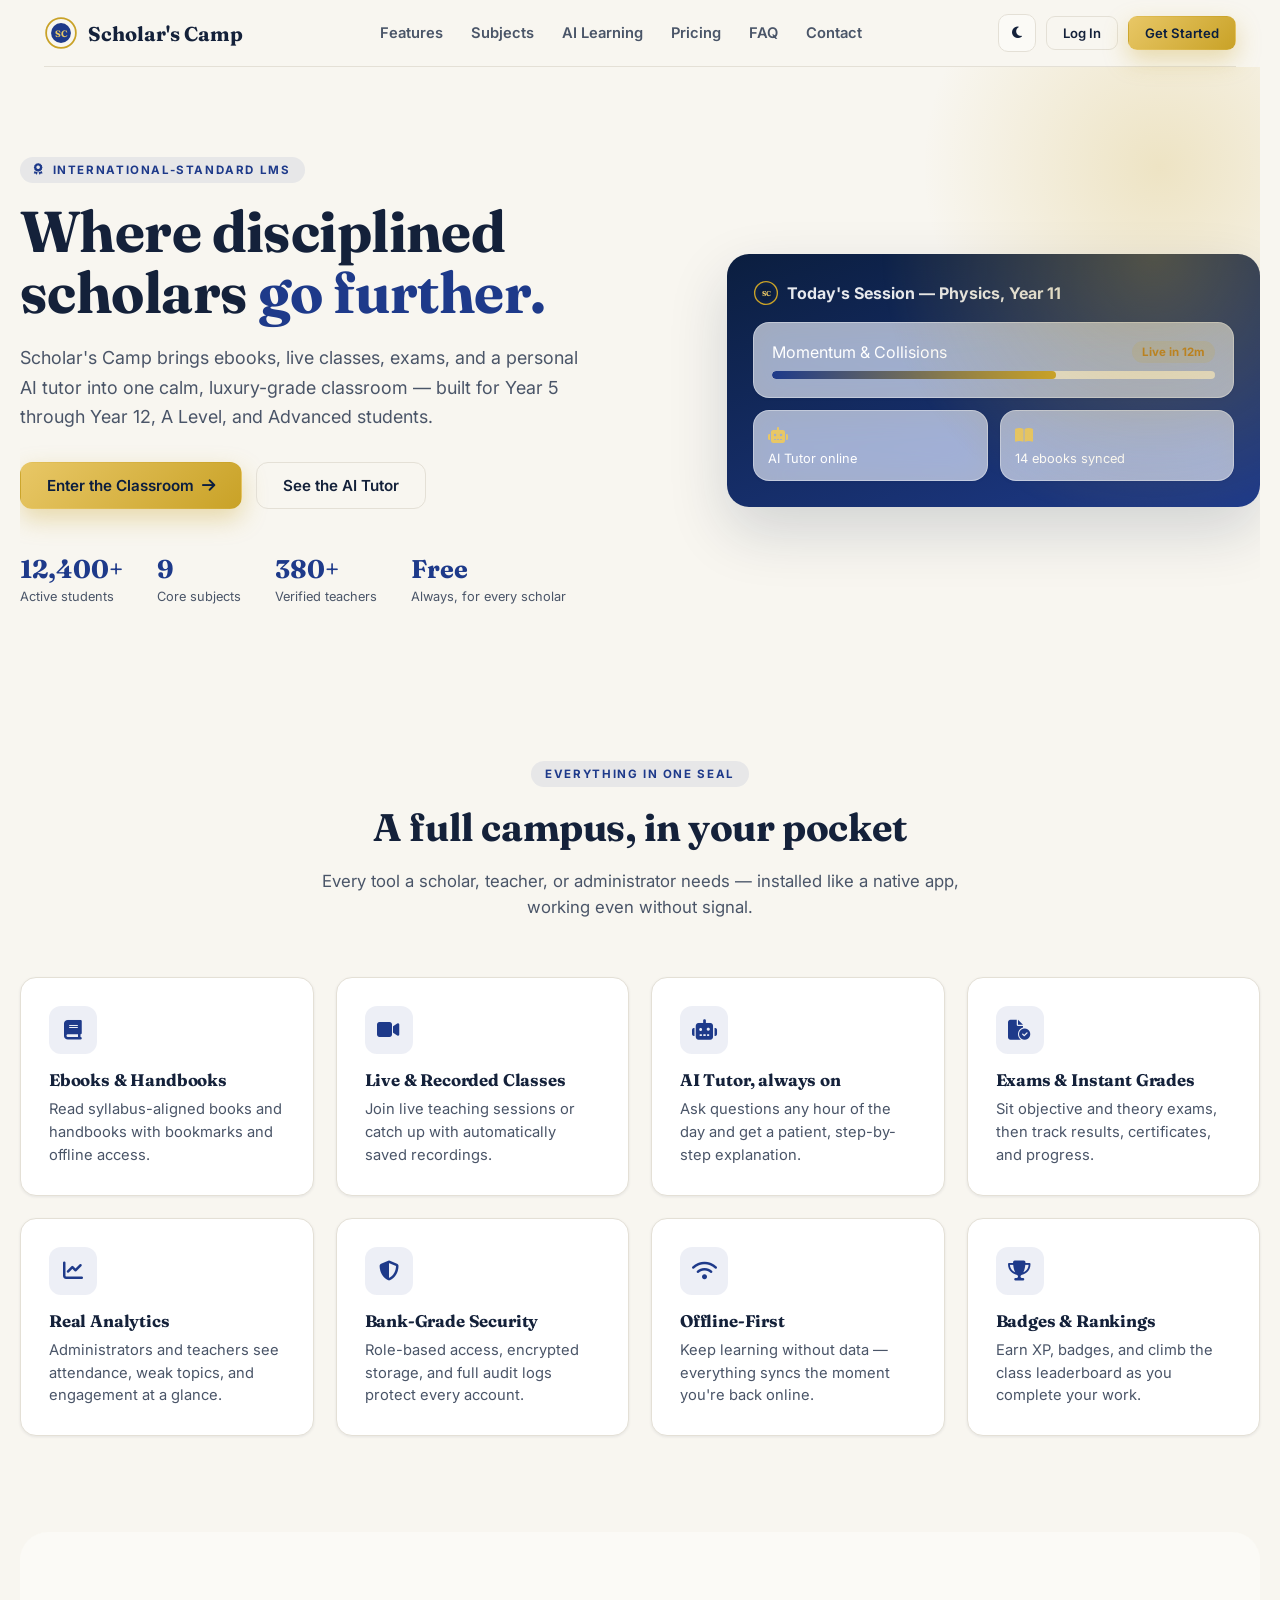
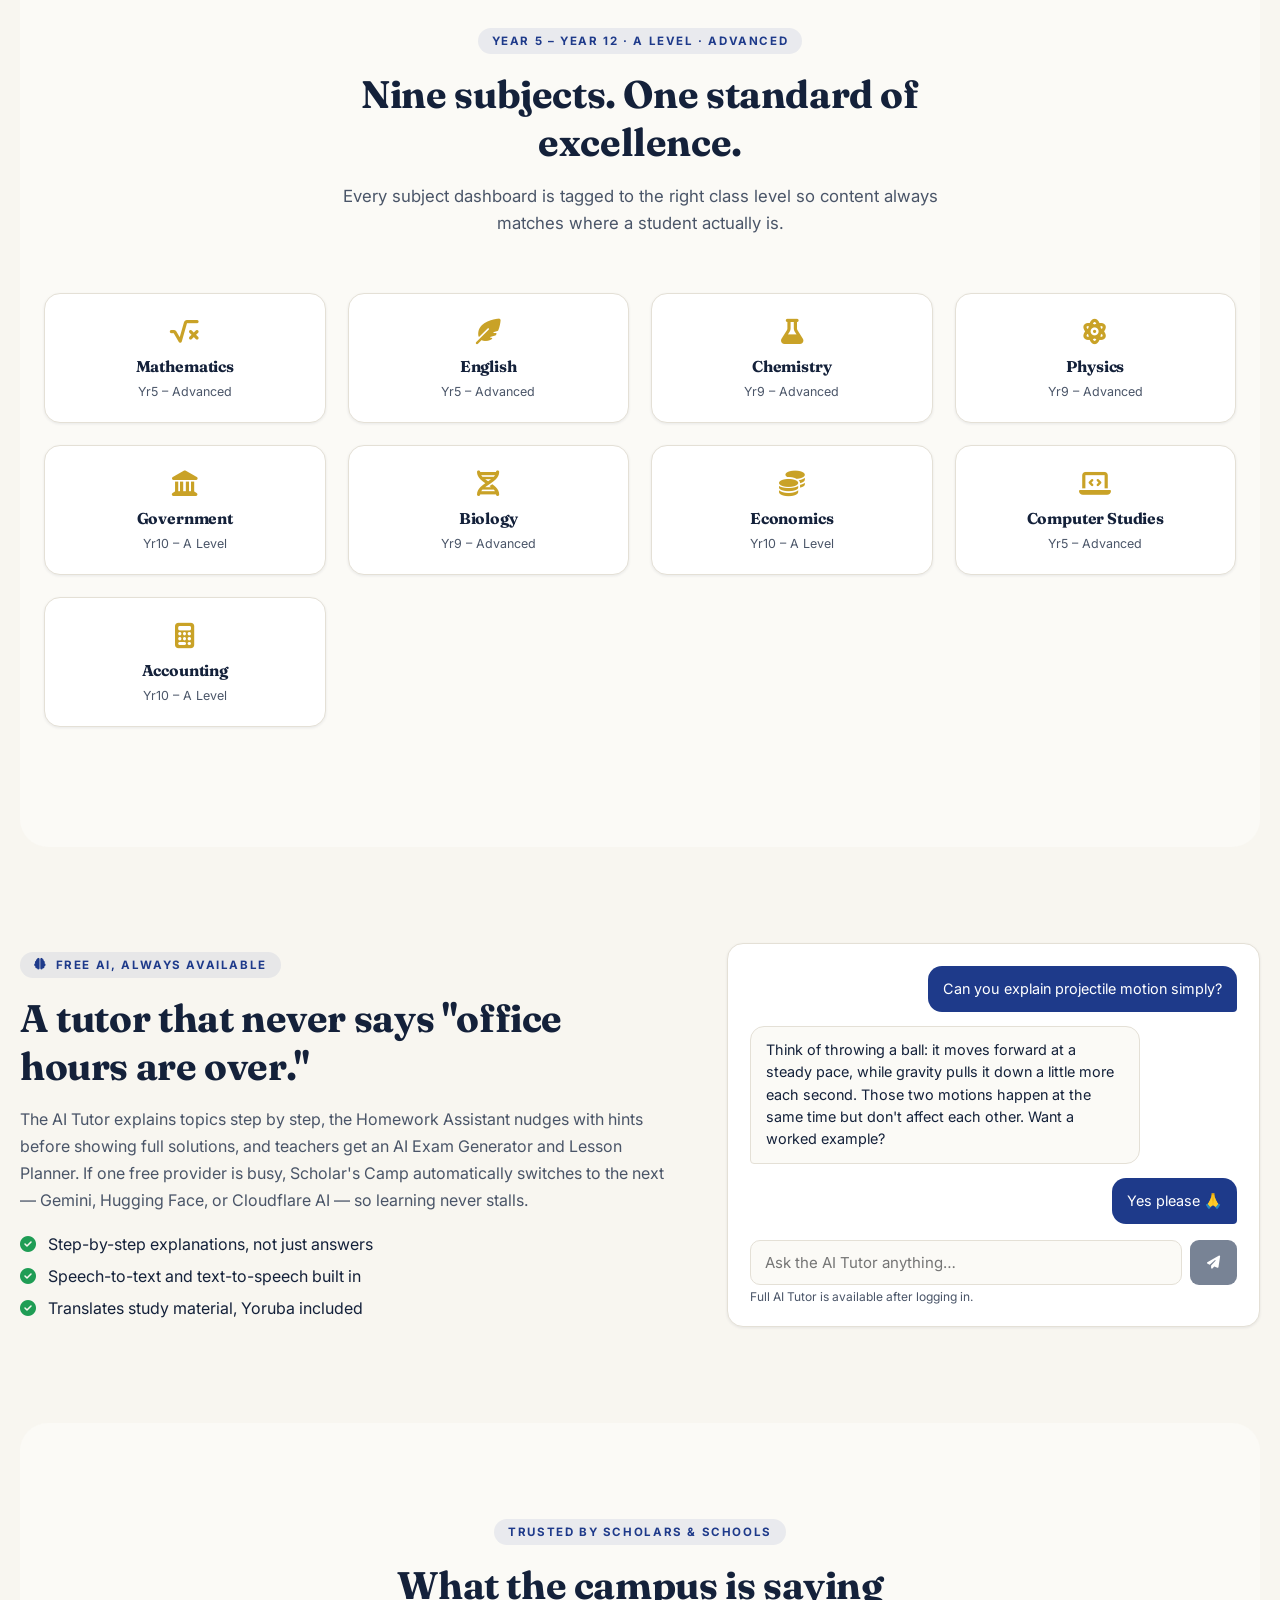
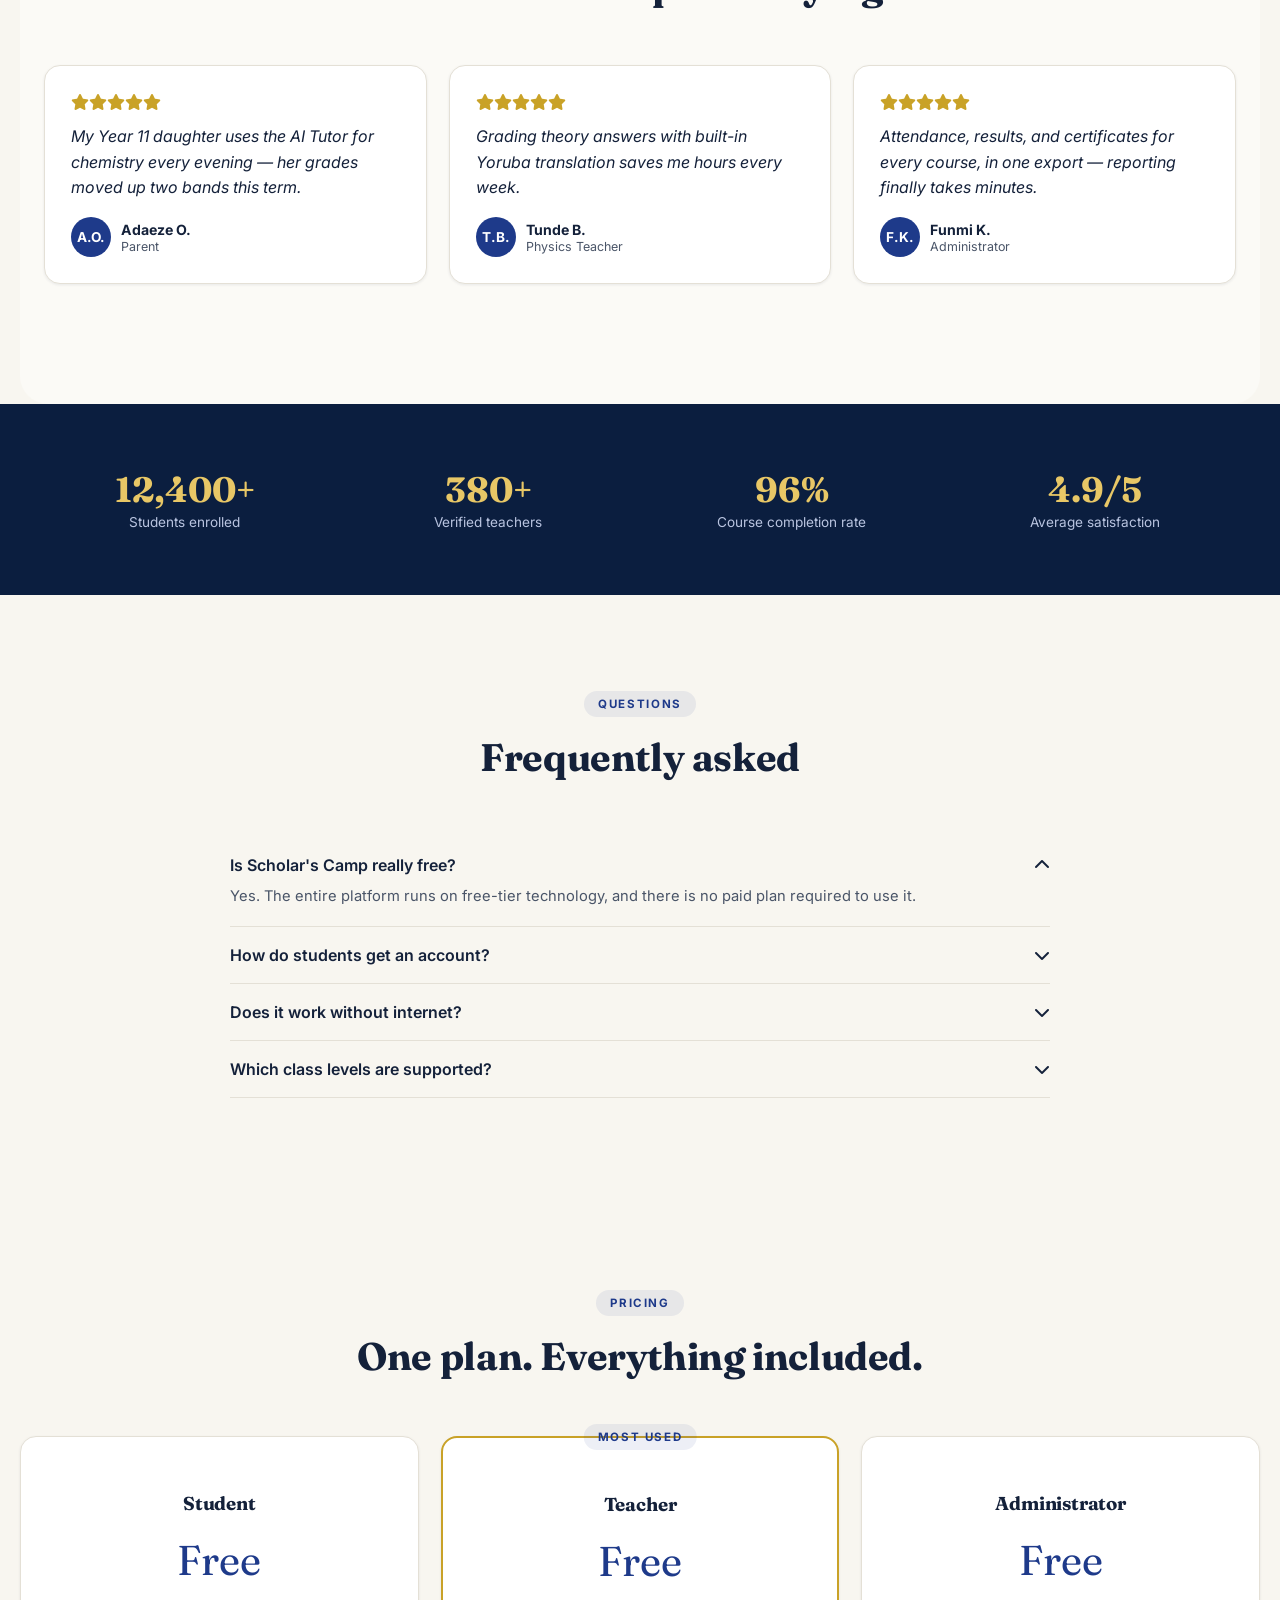
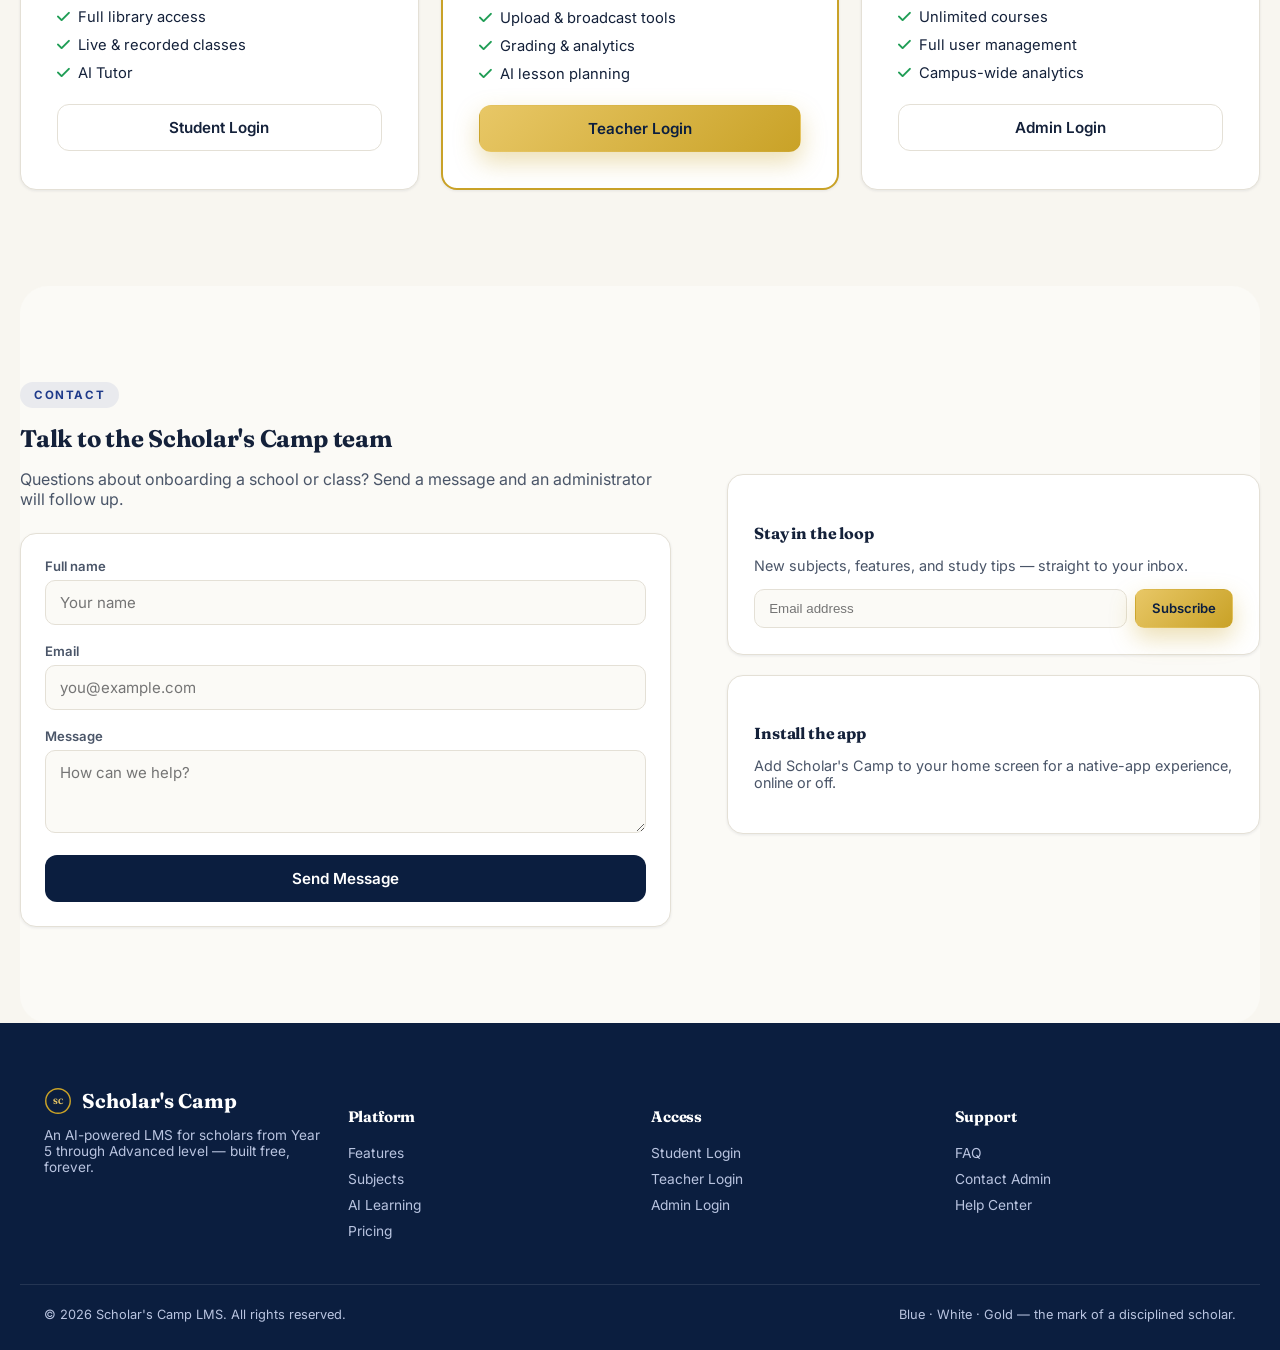
<file: index.html>
<!DOCTYPE html>
<html lang="en">
<head>
<meta charset="UTF-8">
<meta name="viewport" content="width=device-width, initial-scale=1, viewport-fit=cover">
<title>Scholar's Camp LMS — Learn Without Limits</title>
<meta name="description" content="Scholar's Camp is an AI-powered learning management system for Year 5–12, A Level, and Advanced students, with live classes, ebooks, and an AI tutor.">
<meta name="theme-color" content="#0B1E3F">
<link rel="manifest" href="manifest.json">
<link rel="icon" href="icon-192.png">
<link rel="apple-touch-icon" href="icon-192.png">
<link rel="stylesheet" href="style.css">
<link rel="stylesheet" href="https://cdnjs.cloudflare.com/ajax/libs/font-awesome/6.5.2/css/all.min.css">
</head>
<body>

<!-- ===================== NAVBAR ===================== -->
<header class="container">
  <nav class="navbar">
    <a href="index.html" class="brand">
      <span class="seal seal-spin">
        <svg viewBox="0 0 48 48" fill="none"><circle cx="24" cy="24" r="21" stroke="#C9A227" stroke-width="2.5"/><circle cx="24" cy="24" r="14" fill="#1E3A8A"/><text x="24" y="29" text-anchor="middle" font-family="Fraunces,serif" font-weight="700" font-size="13" fill="#E8C766">SC</text></svg>
      </span>
      Scholar's Camp
    </a>
    <ul class="nav-links">
      <li><a href="#features">Features</a></li>
      <li><a href="#subjects">Subjects</a></li>
      <li><a href="#ai">AI Learning</a></li>
      <li><a href="#pricing">Pricing</a></li>
      <li><a href="#faq">FAQ</a></li>
      <li><a href="#contact">Contact</a></li>
    </ul>
    <div class="nav-actions">
      <button class="icon-btn" data-theme-toggle aria-label="Toggle dark mode"><i class="fa-solid fa-moon" data-theme-icon></i></button>
      <a href="login-student.html" class="btn btn-ghost btn-sm">Log In</a>
      <a href="login-admin.html" class="btn btn-gold btn-sm">Get Started</a>
      <button class="icon-btn nav-toggle" data-nav-toggle="#mobileMenu" aria-label="Open menu"><i class="fa-solid fa-bars"></i></button>
    </div>
  </nav>
  <div id="mobileMenu" class="card" style="display:none; padding:16px; margin-top:8px;">
    <a href="#features" style="display:block;padding:10px 0;">Features</a>
    <a href="#subjects" style="display:block;padding:10px 0;">Subjects</a>
    <a href="#ai" style="display:block;padding:10px 0;">AI Learning</a>
    <a href="#pricing" style="display:block;padding:10px 0;">Pricing</a>
    <a href="#faq" style="display:block;padding:10px 0;">FAQ</a>
    <a href="#contact" style="display:block;padding:10px 0;">Contact</a>
  </div>
</header>

<!-- ===================== HERO ===================== -->
<section class="hero container">
  <div class="hero-glow"></div>
  <div class="hero-grid">
    <div class="reveal in">
      <span class="eyebrow"><i class="fa-solid fa-award"></i> International-Standard LMS</span>
      <h1>Where disciplined scholars <em>go further.</em></h1>
      <p class="lead">Scholar's Camp brings ebooks, live classes, exams, and a personal AI tutor into one calm, luxury-grade classroom — built for Year 5 through Year 12, A Level, and Advanced students.</p>
      <div class="hero-cta">
        <a href="login-student.html" class="btn btn-gold">Enter the Classroom <i class="fa-solid fa-arrow-right"></i></a>
        <a href="#ai" class="btn btn-ghost">See the AI Tutor</a>
      </div>
      <div class="hero-stats">
        <div><b id="statStudents">12,400+</b><span>Active students</span></div>
        <div><b id="statCourses">9</b><span>Core subjects</span></div>
        <div><b id="statTeachers">380+</b><span>Verified teachers</span></div>
        <div><b>Free</b><span>Always, for every scholar</span></div>
      </div>
    </div>
    <div class="hero-visual reveal">
      <div class="hero-panel">
        <div class="flex items-center gap-8 mb-16">
          <span class="seal" style="width:26px;height:26px;"><svg viewBox="0 0 48 48"><circle cx="24" cy="24" r="21" stroke="#C9A227" stroke-width="2.5" fill="none"/><circle cx="24" cy="24" r="14" fill="#0B1E3F"/><text x="24" y="29" text-anchor="middle" font-family="Fraunces,serif" font-weight="700" font-size="13" fill="#E8C766">SC</text></svg></span>
          <strong style="opacity:.9;">Today's Session — Physics, Year 11</strong>
        </div>
        <div class="card glass" style="padding:18px; color:#fff; margin-bottom:12px;">
          <div class="flex justify-between items-center mb-8"><span>Momentum & Collisions</span><span class="badge badge-gold">Live in 12m</span></div>
          <div class="progress"><div style="width:64%"></div></div>
        </div>
        <div class="grid" style="grid-template-columns:1fr 1fr; gap:12px;">
          <div class="card glass" style="padding:14px;color:#fff;"><i class="fa-solid fa-robot" style="color:#E8C766;"></i><div style="font-size:.8rem;margin-top:6px;">AI Tutor online</div></div>
          <div class="card glass" style="padding:14px;color:#fff;"><i class="fa-solid fa-book-open" style="color:#E8C766;"></i><div style="font-size:.8rem;margin-top:6px;">14 ebooks synced</div></div>
        </div>
      </div>
    </div>
  </div>
</section>

<!-- ===================== FEATURES ===================== -->
<section id="features" class="section container">
  <div class="section-head reveal">
    <span class="eyebrow">Everything in one seal</span>
    <h2>A full campus, in your pocket</h2>
    <p>Every tool a scholar, teacher, or administrator needs — installed like a native app, working even without signal.</p>
  </div>
  <div class="grid grid-4">
    <div class="card card-hover feature-card reveal"><div class="ic"><i class="fa-solid fa-book"></i></div><h3>Ebooks & Handbooks</h3><p>Read syllabus-aligned books and handbooks with bookmarks and offline access.</p></div>
    <div class="card card-hover feature-card reveal"><div class="ic"><i class="fa-solid fa-video"></i></div><h3>Live & Recorded Classes</h3><p>Join live teaching sessions or catch up with automatically saved recordings.</p></div>
    <div class="card card-hover feature-card reveal"><div class="ic"><i class="fa-solid fa-robot"></i></div><h3>AI Tutor, always on</h3><p>Ask questions any hour of the day and get a patient, step-by-step explanation.</p></div>
    <div class="card card-hover feature-card reveal"><div class="ic"><i class="fa-solid fa-file-circle-check"></i></div><h3>Exams & Instant Grades</h3><p>Sit objective and theory exams, then track results, certificates, and progress.</p></div>
    <div class="card card-hover feature-card reveal"><div class="ic"><i class="fa-solid fa-chart-line"></i></div><h3>Real Analytics</h3><p>Administrators and teachers see attendance, weak topics, and engagement at a glance.</p></div>
    <div class="card card-hover feature-card reveal"><div class="ic"><i class="fa-solid fa-shield-halved"></i></div><h3>Bank-Grade Security</h3><p>Role-based access, encrypted storage, and full audit logs protect every account.</p></div>
    <div class="card card-hover feature-card reveal"><div class="ic"><i class="fa-solid fa-wifi"></i></div><h3>Offline-First</h3><p>Keep learning without data — everything syncs the moment you're back online.</p></div>
    <div class="card card-hover feature-card reveal"><div class="ic"><i class="fa-solid fa-trophy"></i></div><h3>Badges & Rankings</h3><p>Earn XP, badges, and climb the class leaderboard as you complete your work.</p></div>
  </div>
</section>

<!-- ===================== SUBJECTS ===================== -->
<section id="subjects" class="section container" style="background:var(--surface-2); border-radius:28px;">
  <div class="section-head reveal">
    <span class="eyebrow">Year 5 – Year 12 · A Level · Advanced</span>
    <h2>Nine subjects. One standard of excellence.</h2>
    <p>Every subject dashboard is tagged to the right class level so content always matches where a student actually is.</p>
  </div>
  <div class="grid grid-4" style="padding:0 24px 24px;">
    <div class="card card-hover subject-card reveal"><div class="ic"><i class="fa-solid fa-square-root-variable"></i></div><h4>Mathematics</h4><span>Yr5 – Advanced</span></div>
    <div class="card card-hover subject-card reveal"><div class="ic"><i class="fa-solid fa-feather-pointed"></i></div><h4>English</h4><span>Yr5 – Advanced</span></div>
    <div class="card card-hover subject-card reveal"><div class="ic"><i class="fa-solid fa-flask"></i></div><h4>Chemistry</h4><span>Yr9 – Advanced</span></div>
    <div class="card card-hover subject-card reveal"><div class="ic"><i class="fa-solid fa-atom"></i></div><h4>Physics</h4><span>Yr9 – Advanced</span></div>
    <div class="card card-hover subject-card reveal"><div class="ic"><i class="fa-solid fa-landmark"></i></div><h4>Government</h4><span>Yr10 – A Level</span></div>
    <div class="card card-hover subject-card reveal"><div class="ic"><i class="fa-solid fa-dna"></i></div><h4>Biology</h4><span>Yr9 – Advanced</span></div>
    <div class="card card-hover subject-card reveal"><div class="ic"><i class="fa-solid fa-coins"></i></div><h4>Economics</h4><span>Yr10 – A Level</span></div>
    <div class="card card-hover subject-card reveal"><div class="ic"><i class="fa-solid fa-laptop-code"></i></div><h4>Computer Studies</h4><span>Yr5 – Advanced</span></div>
    <div class="card card-hover subject-card reveal"><div class="ic"><i class="fa-solid fa-calculator"></i></div><h4>Accounting</h4><span>Yr10 – A Level</span></div>
  </div>
</section>

<!-- ===================== AI LEARNING ===================== -->
<section id="ai" class="section container">
  <div class="hero-grid">
    <div class="reveal">
      <span class="eyebrow"><i class="fa-solid fa-brain"></i> Free AI, always available</span>
      <h2 style="font-size:clamp(1.8rem,3vw,2.4rem); margin:16px 0;">A tutor that never says "office hours are over."</h2>
      <p class="text-muted" style="line-height:1.7;">The AI Tutor explains topics step by step, the Homework Assistant nudges with hints before showing full solutions, and teachers get an AI Exam Generator and Lesson Planner. If one free provider is busy, Scholar's Camp automatically switches to the next — Gemini, Hugging Face, or Cloudflare AI — so learning never stalls.</p>
      <ul style="margin-top:20px; display:flex; flex-direction:column; gap:12px;">
        <li class="flex items-center gap-12"><i class="fa-solid fa-circle-check" style="color:var(--success);"></i> Step-by-step explanations, not just answers</li>
        <li class="flex items-center gap-12"><i class="fa-solid fa-circle-check" style="color:var(--success);"></i> Speech-to-text and text-to-speech built in</li>
        <li class="flex items-center gap-12"><i class="fa-solid fa-circle-check" style="color:var(--success);"></i> Translates study material, Yoruba included</li>
      </ul>
    </div>
    <div class="card reveal" style="padding:22px;">
      <div class="chat-log">
        <div class="msg user">Can you explain projectile motion simply?</div>
        <div class="msg ai">Think of throwing a ball: it moves forward at a steady pace, while gravity pulls it down a little more each second. Those two motions happen at the same time but don't affect each other. Want a worked example?</div>
        <div class="msg user">Yes please 🙏</div>
      </div>
      <div class="field mt-16" style="margin-bottom:0;">
        <div class="flex gap-8">
          <input type="text" placeholder="Ask the AI Tutor anything…" disabled>
          <button class="btn btn-navy btn-sm" disabled><i class="fa-solid fa-paper-plane"></i></button>
        </div>
        <div class="field-hint">Full AI Tutor is available after logging in.</div>
      </div>
    </div>
  </div>
</section>

<!-- ===================== TESTIMONIALS ===================== -->
<section class="section container" style="background:var(--surface-2); border-radius:28px;">
  <div class="section-head reveal">
    <span class="eyebrow">Trusted by scholars & schools</span>
    <h2>What the campus is saying</h2>
  </div>
  <div class="grid grid-3" style="padding:0 24px 24px;">
    <div class="card testi-card reveal">
      <div class="stars"><i class="fa-solid fa-star"></i><i class="fa-solid fa-star"></i><i class="fa-solid fa-star"></i><i class="fa-solid fa-star"></i><i class="fa-solid fa-star"></i></div>
      <p class="quote">My Year 11 daughter uses the AI Tutor for chemistry every evening — her grades moved up two bands this term.</p>
      <div class="testi-user"><div class="testi-avatar">A.O.</div><div><strong style="font-size:.88rem;">Adaeze O.</strong><div class="text-muted" style="font-size:.78rem;">Parent</div></div></div>
    </div>
    <div class="card testi-card reveal">
      <div class="stars"><i class="fa-solid fa-star"></i><i class="fa-solid fa-star"></i><i class="fa-solid fa-star"></i><i class="fa-solid fa-star"></i><i class="fa-solid fa-star"></i></div>
      <p class="quote">Grading theory answers with built-in Yoruba translation saves me hours every week.</p>
      <div class="testi-user"><div class="testi-avatar">T.B.</div><div><strong style="font-size:.88rem;">Tunde B.</strong><div class="text-muted" style="font-size:.78rem;">Physics Teacher</div></div></div>
    </div>
    <div class="card testi-card reveal">
      <div class="stars"><i class="fa-solid fa-star"></i><i class="fa-solid fa-star"></i><i class="fa-solid fa-star"></i><i class="fa-solid fa-star"></i><i class="fa-solid fa-star"></i></div>
      <p class="quote">Attendance, results, and certificates for every course, in one export — reporting finally takes minutes.</p>
      <div class="testi-user"><div class="testi-avatar">F.K.</div><div><strong style="font-size:.88rem;">Funmi K.</strong><div class="text-muted" style="font-size:.78rem;">Administrator</div></div></div>
    </div>
  </div>
</section>

<!-- ===================== STATS BAND ===================== -->
<section class="stats-band">
  <div class="container grid grid-4">
    <div class="reveal"><b>12,400+</b><span>Students enrolled</span></div>
    <div class="reveal"><b>380+</b><span>Verified teachers</span></div>
    <div class="reveal"><b>96%</b><span>Course completion rate</span></div>
    <div class="reveal"><b>4.9/5</b><span>Average satisfaction</span></div>
  </div>
</section>

<!-- ===================== FAQ ===================== -->
<section id="faq" class="section container" style="max-width:820px;">
  <div class="section-head reveal">
    <span class="eyebrow">Questions</span>
    <h2>Frequently asked</h2>
  </div>
  <div class="reveal">
    <div class="faq-item open">
      <div class="faq-q">Is Scholar's Camp really free? <i class="fa-solid fa-chevron-down chev"></i></div>
      <div class="faq-a">Yes. The entire platform runs on free-tier technology, and there is no paid plan required to use it.</div>
    </div>
    <div class="faq-item">
      <div class="faq-q">How do students get an account? <i class="fa-solid fa-chevron-down chev"></i></div>
      <div class="faq-a">Only administrators create accounts. Each student receives a Student ID and a passcode, then logs in with their ID and registered phone number.</div>
    </div>
    <div class="faq-item">
      <div class="faq-q">Does it work without internet? <i class="fa-solid fa-chevron-down chev"></i></div>
      <div class="faq-a">Yes — install it like an app, and ebooks, the handbook, syllabus, and notes stay available offline. Everything syncs automatically once you're back online.</div>
    </div>
    <div class="faq-item">
      <div class="faq-q">Which class levels are supported? <i class="fa-solid fa-chevron-down chev"></i></div>
      <div class="faq-a">Year 5 through Year 12, plus A Level and Advanced students, across all nine subjects.</div>
    </div>
  </div>
</section>

<!-- ===================== PRICING ===================== -->
<section id="pricing" class="section container">
  <div class="section-head reveal">
    <span class="eyebrow">Pricing</span>
    <h2>One plan. Everything included.</h2>
  </div>
  <div class="grid grid-3">
    <div class="card price-card reveal"><h3>Student</h3><div class="amt">Free</div><ul>
      <li><i class="fa-solid fa-check"></i> Full library access</li><li><i class="fa-solid fa-check"></i> Live & recorded classes</li><li><i class="fa-solid fa-check"></i> AI Tutor</li></ul>
      <a href="login-student.html" class="btn btn-ghost btn-block">Student Login</a></div>
    <div class="card price-card reveal" style="border:2px solid var(--gold); position:relative;">
      <span class="eyebrow" style="position:absolute; top:-14px; left:50%; transform:translateX(-50%);">Most used</span>
      <h3>Teacher</h3><div class="amt">Free</div><ul>
      <li><i class="fa-solid fa-check"></i> Upload & broadcast tools</li><li><i class="fa-solid fa-check"></i> Grading & analytics</li><li><i class="fa-solid fa-check"></i> AI lesson planning</li></ul>
      <a href="login-teacher.html" class="btn btn-gold btn-block">Teacher Login</a></div>
    <div class="card price-card reveal"><h3>Administrator</h3><div class="amt">Free</div><ul>
      <li><i class="fa-solid fa-check"></i> Unlimited courses</li><li><i class="fa-solid fa-check"></i> Full user management</li><li><i class="fa-solid fa-check"></i> Campus-wide analytics</li></ul>
      <a href="login-admin.html" class="btn btn-ghost btn-block">Admin Login</a></div>
  </div>
</section>

<!-- ===================== CONTACT + NEWSLETTER ===================== -->
<section id="contact" class="section container" style="background:var(--surface-2); border-radius:28px;">
  <div class="hero-grid">
    <div class="reveal">
      <span class="eyebrow">Contact</span>
      <h2 style="margin:16px 0;">Talk to the Scholar's Camp team</h2>
      <p class="text-muted mb-24">Questions about onboarding a school or class? Send a message and an administrator will follow up.</p>
      <form class="card" style="padding:24px;" onsubmit="event.preventDefault(); this.reset(); document.getElementById('contactOk').classList.add('show');">
        <div class="field"><label>Full name</label><input type="text" required placeholder="Your name"></div>
        <div class="field"><label>Email</label><input type="email" required placeholder="you@example.com"></div>
        <div class="field"><label>Message</label><textarea rows="3" required placeholder="How can we help?"></textarea></div>
        <div id="contactOk" class="alert alert-success">Message received — we'll be in touch shortly.</div>
        <button class="btn btn-navy btn-block" type="submit">Send Message</button>
      </form>
    </div>
    <div class="reveal">
      <div class="card" style="padding:26px; margin-bottom:20px;">
        <h4 class="font-display mb-8">Stay in the loop</h4>
        <p class="text-muted" style="font-size:.9rem;">New subjects, features, and study tips — straight to your inbox.</p>
        <form class="newsletter-form" style="filter:invert(0);" onsubmit="event.preventDefault(); this.reset(); alert('Subscribed! Welcome to Scholar\'s Camp.');">
          <input type="email" required placeholder="Email address" style="background:var(--surface-2); color:var(--text); border:1px solid var(--line);">
          <button class="btn btn-gold btn-sm" type="submit">Subscribe</button>
        </form>
      </div>
      <div class="card" style="padding:26px;">
        <h4 class="font-display mb-8">Install the app</h4>
        <p class="text-muted mb-16" style="font-size:.9rem;">Add Scholar's Camp to your home screen for a native-app experience, online or off.</p>
        <button class="btn btn-navy hidden" data-install-btn><i class="fa-solid fa-download"></i> Install App</button>
      </div>
    </div>
  </div>
</section>

<!-- ===================== FOOTER ===================== -->
<footer class="site-footer">
  <div class="container grid grid-4">
    <div>
      <div class="brand" style="color:#fff;">
        <span class="seal" style="width:28px;height:28px;"><svg viewBox="0 0 48 48"><circle cx="24" cy="24" r="21" stroke="#C9A227" stroke-width="2.5" fill="none"/><circle cx="24" cy="24" r="14" fill="#0B1E3F"/><text x="24" y="29" text-anchor="middle" font-family="Fraunces,serif" font-weight="700" font-size="13" fill="#E8C766">SC</text></svg></span>
        Scholar's Camp
      </div>
      <p style="font-size:.85rem; margin-top:12px;">An AI-powered LMS for scholars from Year 5 through Advanced level — built free, forever.</p>
    </div>
    <div><h4>Platform</h4><a href="#features">Features</a><a href="#subjects">Subjects</a><a href="#ai">AI Learning</a><a href="#pricing">Pricing</a></div>
    <div><h4>Access</h4><a href="login-student.html">Student Login</a><a href="login-teacher.html">Teacher Login</a><a href="login-admin.html">Admin Login</a></div>
    <div><h4>Support</h4><a href="#faq">FAQ</a><a href="#contact">Contact Admin</a><a href="#">Help Center</a></div>
  </div>
  <div class="container footer-bottom">
    <span>© <span data-year></span> Scholar's Camp LMS. All rights reserved.</span>
    <span>Blue · White · Gold — the mark of a disciplined scholar.</span>
  </div>
</footer>

<script type="module">
  import { bootCommon } from './app.js';
  bootCommon();
</script>
</body>
</html>
</file>
<file: style.css>
/* ==========================================================================
   SCHOLAR'S CAMP LMS — DESIGN SYSTEM
   Palette: Ink Navy / Royal Blue / Antique Gold / Parchment White
   Display: "Fraunces" (crest/serif, used sparingly for headings)
   Body:    "Inter" (utility, everywhere else)
   Signature element: the "Scholar's Seal" — a rotating wax-seal crest
   used on the hero, loading states, and as the app's install icon.
   ========================================================================== */

@import url('https://fonts.googleapis.com/css2?family=Fraunces:opsz,wght@9..144,400;9..144,600;9..144,700;9..144,900&family=Inter:wght@400;500;600;700;800&display=swap');

:root{
  /* --- Core palette --- */
  --ink:            #0B1E3F;   /* deep navy, primary dark */
  --royal:          #1E3A8A;   /* royal blue, primary brand */
  --royal-light:    #3B5BDB;
  --gold:           #C9A227;   /* antique gold, accent */
  --gold-light:     #E8C766;
  --parchment:      #F8F6F0;   /* warm white background */
  --paper:          #FFFFFF;
  --ink-soft:       #4A5568;
  --border:         #E4E0D6;
  --success:        #1F9D55;
  --danger:         #C0392B;
  --warn:           #B7791F;

  /* --- Semantic (light mode default) --- */
  --bg:             var(--parchment);
  --surface:        var(--paper);
  --surface-2:      #FBFAF6;
  --text:           #14213A;
  --text-muted:     var(--ink-soft);
  --line:           var(--border);
  --shadow-sm:      0 1px 3px rgba(11,30,63,.08);
  --shadow-md:      0 8px 24px rgba(11,30,63,.10);
  --shadow-lg:      0 24px 60px rgba(11,30,63,.16);
  --radius:         16px;
  --radius-sm:      10px;
  --glass-bg:       rgba(255,255,255,.62);
  --glass-border:   rgba(255,255,255,.35);

  --font-display: 'Fraunces', Georgia, serif;
  --font-body: 'Inter', -apple-system, BlinkMacSystemFont, 'Segoe UI', sans-serif;
}

[data-theme="dark"]{
  --bg:             #0A1730;
  --surface:        #10203F;
  --surface-2:      #0D1B38;
  --text:           #EDEFF6;
  --text-muted:     #9AA7C7;
  --line:           #1E3260;
  --shadow-sm:      0 1px 3px rgba(0,0,0,.35);
  --shadow-md:      0 8px 24px rgba(0,0,0,.45);
  --shadow-lg:      0 24px 60px rgba(0,0,0,.55);
  --glass-bg:       rgba(16,32,63,.55);
  --glass-border:   rgba(201,162,39,.18);
}

*,*::before,*::after{ box-sizing:border-box; }
html{ scroll-behavior:smooth; }
body{
  margin:0;
  font-family:var(--font-body);
  background:var(--bg);
  color:var(--text);
  transition:background .3s ease,color .3s ease;
  -webkit-font-smoothing:antialiased;
}
h1,h2,h3,h4,.font-display{ font-family:var(--font-display); letter-spacing:-.01em; }
a{ color:inherit; text-decoration:none; }
img{ max-width:100%; display:block; }
button{ font-family:inherit; cursor:pointer; }
ul{ list-style:none; margin:0; padding:0; }

@media (prefers-reduced-motion: reduce){
  *{ animation-duration:.001ms !important; animation-iteration-count:1 !important; transition-duration:.001ms !important; scroll-behavior:auto !important; }
}

:focus-visible{ outline:2px solid var(--gold); outline-offset:2px; border-radius:4px; }

/* --- Layout helpers --- */
.container{ width:100%; max-width:1240px; margin:0 auto; padding:0 24px; }
.section{ padding:96px 0; }
.section-head{ max-width:640px; margin:0 auto 56px; text-align:center; }
.eyebrow{
  display:inline-flex; align-items:center; gap:8px;
  font-size:.72rem; font-weight:700; letter-spacing:.14em; text-transform:uppercase;
  color:var(--royal); background:rgba(30,58,138,.08); padding:6px 14px; border-radius:999px;
}
[data-theme="dark"] .eyebrow{ color:var(--gold-light); background:rgba(201,162,39,.12); }
.section-head h2{ font-size:clamp(1.8rem,3vw,2.6rem); margin:16px 0 12px; }
.section-head p{ color:var(--text-muted); font-size:1.05rem; line-height:1.6; }

/* --- Buttons --- */
.btn{
  display:inline-flex; align-items:center; justify-content:center; gap:8px;
  padding:13px 26px; border-radius:12px; font-weight:600; font-size:.95rem;
  border:1px solid transparent; transition:transform .15s ease,box-shadow .15s ease,background .2s;
  white-space:nowrap;
}
.btn:active{ transform:translateY(1px); }
.btn-gold{ background:linear-gradient(135deg,var(--gold-light),var(--gold)); color:var(--ink); box-shadow:0 10px 24px rgba(201,162,39,.35); }
.btn-gold:hover{ box-shadow:0 14px 30px rgba(201,162,39,.45); transform:translateY(-1px); }
.btn-navy{ background:var(--ink); color:#fff; }
.btn-navy:hover{ background:var(--royal); }
.btn-ghost{ background:transparent; border-color:var(--line); color:var(--text); }
.btn-ghost:hover{ border-color:var(--royal); color:var(--royal); }
.btn-sm{ padding:8px 16px; font-size:.82rem; border-radius:9px; }
.btn-block{ width:100%; }
.btn-danger{ background:var(--danger); color:#fff; }
.btn[disabled]{ opacity:.55; cursor:not-allowed; }

/* --- Cards / Glass --- */
.card{
  background:var(--surface); border:1px solid var(--line); border-radius:var(--radius);
  box-shadow:var(--shadow-sm); transition:box-shadow .2s ease, transform .2s ease;
}
.card-hover:hover{ box-shadow:var(--shadow-md); transform:translateY(-3px); }
.glass{
  background:var(--glass-bg); backdrop-filter:blur(16px) saturate(160%);
  -webkit-backdrop-filter:blur(16px) saturate(160%);
  border:1px solid var(--glass-border);
}

/* --- Skeleton loaders --- */
.skeleton{
  background:linear-gradient(90deg, var(--line) 25%, var(--surface-2) 37%, var(--line) 63%);
  background-size:400% 100%; animation:skeleton-loading 1.4s ease infinite; border-radius:8px;
}
@keyframes skeleton-loading{ 0%{background-position:100% 50%;} 100%{background-position:0 50%;} }

/* --- Scholar's Seal (signature element) --- */
.seal{ position:relative; width:1em; height:1em; }
.seal svg{ width:100%; height:100%; }
.seal-spin{ animation:seal-rotate 24s linear infinite; }
@keyframes seal-rotate{ to{ transform:rotate(360deg); } }

/* --- Reveal-on-scroll --- */
.reveal{ opacity:0; transform:translateY(18px); transition:opacity .6s ease, transform .6s ease; }
.reveal.in{ opacity:1; transform:none; }

/* --- Navbar --- */
.navbar{
  position:sticky; top:0; z-index:50; display:flex; align-items:center; justify-content:space-between;
  padding:14px 0; border-bottom:1px solid var(--line);
}
.brand{ display:flex; align-items:center; gap:10px; font-family:var(--font-display); font-weight:700; font-size:1.25rem; }
.brand .seal{ width:34px; height:34px; }
.nav-links{ display:flex; align-items:center; gap:28px; font-weight:600; font-size:.92rem; }
.nav-links a{ color:var(--text-muted); }
.nav-links a:hover{ color:var(--royal); }
.nav-actions{ display:flex; align-items:center; gap:10px; }
.icon-btn{
  width:38px; height:38px; border-radius:10px; display:flex; align-items:center; justify-content:center;
  background:var(--surface-2); border:1px solid var(--line); color:var(--text);
}
.icon-btn:hover{ border-color:var(--royal); }
.nav-toggle{ display:none; }

@media (max-width:900px){
  .nav-links{ display:none; }
  .nav-toggle{ display:flex; }
}

/* --- Hero --- */
.hero{ position:relative; overflow:hidden; padding:90px 0 60px; }
.hero-grid{ display:grid; grid-template-columns:1.1fr .9fr; gap:56px; align-items:center; }
.hero h1{ font-size:clamp(2.4rem,5vw,3.6rem); line-height:1.06; margin:18px 0 20px; }
.hero h1 em{ font-style:normal; color:var(--royal); }
[data-theme="dark"] .hero h1 em{ color:var(--gold-light); }
.hero p.lead{ font-size:1.12rem; color:var(--text-muted); line-height:1.65; max-width:52ch; }
.hero-cta{ display:flex; gap:14px; margin-top:30px; flex-wrap:wrap; }
.hero-stats{ display:flex; gap:34px; margin-top:44px; flex-wrap:wrap; }
.hero-stats div b{ display:block; font-family:var(--font-display); font-size:1.6rem; color:var(--royal); }
[data-theme="dark"] .hero-stats div b{ color:var(--gold-light); }
.hero-stats div span{ font-size:.8rem; color:var(--text-muted); }
.hero-visual{ position:relative; }
.hero-panel{
  border-radius:22px; padding:26px; background:linear-gradient(160deg,var(--ink),var(--royal));
  color:#fff; box-shadow:var(--shadow-lg); position:relative; overflow:hidden;
}
.hero-panel::after{
  content:''; position:absolute; inset:0; background:radial-gradient(circle at 80% 0%, rgba(201,162,39,.35), transparent 55%);
}
.hero-glow{ position:absolute; width:480px; height:480px; border-radius:50%; background:radial-gradient(circle,rgba(201,162,39,.22),transparent 70%); top:-140px; right:-140px; z-index:-1; }

/* --- Feature / subject grids --- */
.grid{ display:grid; gap:22px; }
.grid-3{ grid-template-columns:repeat(3,1fr); }
.grid-4{ grid-template-columns:repeat(4,1fr); }
@media (max-width:980px){ .grid-3,.grid-4{ grid-template-columns:repeat(2,1fr); } .hero-grid{ grid-template-columns:1fr; } }
@media (max-width:600px){ .grid-3,.grid-4{ grid-template-columns:1fr; } }

.feature-card{ padding:28px; }
.feature-card .ic{
  width:48px; height:48px; border-radius:12px; display:flex; align-items:center; justify-content:center;
  background:rgba(30,58,138,.08); color:var(--royal); font-size:1.25rem; margin-bottom:16px;
}
[data-theme="dark"] .feature-card .ic{ background:rgba(201,162,39,.12); color:var(--gold-light); }
.feature-card h3{ font-size:1.05rem; margin:0 0 8px; }
.feature-card p{ color:var(--text-muted); font-size:.92rem; line-height:1.55; margin:0; }

.subject-card{ padding:22px; text-align:center; }
.subject-card .ic{ font-size:1.6rem; margin-bottom:10px; color:var(--gold); }
.subject-card h4{ margin:0 0 4px; font-size:.98rem; }
.subject-card span{ font-size:.78rem; color:var(--text-muted); }

/* --- Testimonials --- */
.testi-card{ padding:26px; }
.testi-card .stars{ color:var(--gold); margin-bottom:12px; }
.testi-card p.quote{ font-style:italic; color:var(--text); line-height:1.6; margin:0 0 16px; }
.testi-user{ display:flex; align-items:center; gap:10px; }
.testi-avatar{ width:40px; height:40px; border-radius:50%; background:var(--royal); color:#fff; display:flex; align-items:center; justify-content:center; font-weight:700; font-size:.85rem; }

/* --- Stats band --- */
.stats-band{ background:var(--ink); color:#fff; padding:64px 0; }
.stats-band .grid-4{ text-align:center; }
.stats-band b{ display:block; font-family:var(--font-display); font-size:2.2rem; color:var(--gold-light); }
.stats-band span{ font-size:.85rem; color:#B9C4E0; }

/* --- FAQ accordion --- */
.faq-item{ border-bottom:1px solid var(--line); padding:18px 0; }
.faq-q{ display:flex; align-items:center; justify-content:space-between; font-weight:600; }
.faq-a{ max-height:0; overflow:hidden; transition:max-height .3s ease; color:var(--text-muted); font-size:.92rem; line-height:1.6; }
.faq-item.open .faq-a{ max-height:240px; padding-top:10px; }
.faq-item.open .faq-q .chev{ transform:rotate(180deg); }
.chev{ transition:transform .2s ease; }

/* --- Pricing --- */
.price-card{ padding:36px; text-align:center; }
.price-card .amt{ font-family:var(--font-display); font-size:2.6rem; margin:12px 0; color:var(--royal); }
[data-theme="dark"] .price-card .amt{ color:var(--gold-light); }
.price-card ul{ text-align:left; margin:22px 0; display:flex; flex-direction:column; gap:10px; font-size:.92rem; }
.price-card ul li{ display:flex; gap:8px; align-items:flex-start; }
.price-card ul li i{ color:var(--success); margin-top:2px; }

/* --- Forms --- */
.field{ margin-bottom:18px; }
.field label{ display:block; font-size:.82rem; font-weight:600; margin-bottom:6px; color:var(--text-muted); }
.field input,.field select,.field textarea{
  width:100%; padding:12px 14px; border-radius:10px; border:1px solid var(--line);
  background:var(--surface-2); color:var(--text); font-size:.94rem; font-family:inherit;
}
.field input:focus,.field select:focus,.field textarea:focus{ border-color:var(--royal); background:var(--surface); }
.field-hint{ font-size:.75rem; color:var(--text-muted); margin-top:4px; }
.field-row{ display:grid; grid-template-columns:1fr 1fr; gap:14px; }
@media (max-width:560px){ .field-row{ grid-template-columns:1fr; } }

/* --- Auth pages --- */
.auth-wrap{ min-height:100vh; display:grid; grid-template-columns:1fr 1fr; }
@media (max-width:900px){ .auth-wrap{ grid-template-columns:1fr; } .auth-side{ display:none; } }
.auth-side{
  background:linear-gradient(160deg,var(--ink),var(--royal)); color:#fff; display:flex; flex-direction:column;
  justify-content:center; padding:60px; position:relative; overflow:hidden;
}
.auth-form-side{ display:flex; align-items:center; justify-content:center; padding:40px 24px; }
.auth-box{ width:100%; max-width:420px; }
.role-pill{ display:inline-flex; align-items:center; gap:6px; padding:6px 14px; border-radius:999px; background:rgba(201,162,39,.15); color:var(--gold); font-size:.75rem; font-weight:700; letter-spacing:.06em; text-transform:uppercase; margin-bottom:16px; }
.auth-switch{ display:flex; gap:8px; margin-top:24px; justify-content:center; font-size:.85rem; }
.auth-switch a{ color:var(--royal); font-weight:600; }
[data-theme="dark"] .auth-switch a{ color:var(--gold-light); }
.alert{ padding:12px 14px; border-radius:10px; font-size:.85rem; margin-bottom:16px; display:none; }
.alert.show{ display:block; }
.alert-error{ background:rgba(192,57,43,.1); color:var(--danger); border:1px solid rgba(192,57,43,.25); }
.alert-success{ background:rgba(31,157,85,.1); color:var(--success); border:1px solid rgba(31,157,85,.25); }

/* --- App shell (dashboards) --- */
.app-shell{ display:flex; min-height:100vh; }
.sidebar{
  width:264px; flex-shrink:0; background:var(--ink); color:#EAEFFB; padding:22px 16px;
  display:flex; flex-direction:column; gap:6px; position:sticky; top:0; height:100vh; overflow-y:auto;
}
.sidebar .brand{ color:#fff; padding:0 8px 20px; }
.side-label{ font-size:.68rem; letter-spacing:.12em; text-transform:uppercase; color:#7C8AB0; padding:16px 12px 6px; }
.side-link{
  display:flex; align-items:center; gap:12px; padding:10px 12px; border-radius:10px; font-size:.88rem; font-weight:500;
  color:#C7D0E8; transition:background .15s;
}
.side-link i{ width:18px; text-align:center; }
.side-link:hover{ background:rgba(255,255,255,.06); color:#fff; }
.side-link.active{ background:linear-gradient(135deg,var(--gold),var(--gold-light)); color:var(--ink); font-weight:700; }
.main{ flex:1; min-width:0; display:flex; flex-direction:column; }
.topbar{
  display:flex; align-items:center; justify-content:space-between; padding:16px 28px; border-bottom:1px solid var(--line);
  position:sticky; top:0; background:var(--bg); z-index:30;
}
.content{ padding:28px; flex:1; }
.page-title{ font-size:1.5rem; margin:0 0 4px; }
.page-sub{ color:var(--text-muted); font-size:.9rem; margin:0 0 26px; }
.sidebar-toggle{ display:none; }
@media (max-width:980px){
  .sidebar{ position:fixed; left:0; top:0; z-index:80; transform:translateX(-100%); transition:transform .25s ease; box-shadow:var(--shadow-lg); }
  .sidebar.open{ transform:translateX(0); }
  .sidebar-toggle{ display:flex; }
}

/* --- Stat tiles --- */
.stat-tile{ padding:22px; display:flex; align-items:center; gap:16px; }
.stat-tile .ic{ width:46px; height:46px; border-radius:12px; display:flex; align-items:center; justify-content:center; font-size:1.15rem; }
.stat-tile .n{ font-family:var(--font-display); font-size:1.5rem; }
.stat-tile .l{ font-size:.78rem; color:var(--text-muted); }

/* --- Tables --- */
.table-wrap{ overflow-x:auto; }
table.data{ width:100%; border-collapse:collapse; font-size:.88rem; }
table.data th{ text-align:left; padding:12px 14px; color:var(--text-muted); font-weight:600; border-bottom:1px solid var(--line); white-space:nowrap; }
table.data td{ padding:12px 14px; border-bottom:1px solid var(--line); vertical-align:middle; }
table.data tr:hover td{ background:var(--surface-2); }
.badge{ display:inline-flex; align-items:center; gap:5px; padding:4px 10px; border-radius:999px; font-size:.72rem; font-weight:700; }
.badge-green{ background:rgba(31,157,85,.12); color:var(--success); }
.badge-red{ background:rgba(192,57,43,.12); color:var(--danger); }
.badge-gold{ background:rgba(201,162,39,.15); color:var(--warn); }
.badge-blue{ background:rgba(30,58,138,.1); color:var(--royal); }
.row-actions{ display:flex; gap:6px; }
.row-actions button{ width:30px; height:30px; border-radius:8px; border:1px solid var(--line); background:var(--surface); }
.row-actions button:hover{ border-color:var(--royal); }

/* --- Modal --- */
.modal-backdrop{
  position:fixed; inset:0; background:rgba(11,30,63,.55); display:none; align-items:center; justify-content:center;
  z-index:100; padding:20px; backdrop-filter:blur(2px);
}
.modal-backdrop.show{ display:flex; }
.modal{ width:100%; max-width:560px; max-height:88vh; overflow-y:auto; padding:28px; border-radius:18px; background:var(--surface); }
.modal-head{ display:flex; align-items:center; justify-content:space-between; margin-bottom:20px; }
.modal-head h3{ margin:0; }
.modal-close{ width:32px; height:32px; border-radius:8px; border:1px solid var(--line); background:var(--surface-2); }

/* --- Toasts --- */
.toast-stack{ position:fixed; bottom:22px; right:22px; z-index:200; display:flex; flex-direction:column; gap:10px; }
.toast{
  min-width:260px; padding:14px 16px; border-radius:12px; background:var(--surface); border:1px solid var(--line);
  box-shadow:var(--shadow-md); display:flex; align-items:center; gap:10px; animation:toast-in .25s ease;
}
@keyframes toast-in{ from{ opacity:0; transform:translateY(10px);} to{opacity:1; transform:none;} }
.toast.success{ border-left:4px solid var(--success); }
.toast.error{ border-left:4px solid var(--danger); }
.toast.info{ border-left:4px solid var(--royal); }

/* --- Tabs --- */
.tabs{ display:flex; gap:6px; border-bottom:1px solid var(--line); margin-bottom:22px; overflow-x:auto; }
.tab-btn{ padding:11px 16px; font-size:.86rem; font-weight:600; color:var(--text-muted); border-bottom:2px solid transparent; white-space:nowrap; background:none; border-top:none; border-left:none; border-right:none; }
.tab-btn.active{ color:var(--royal); border-color:var(--royal); }
[data-theme="dark"] .tab-btn.active{ color:var(--gold-light); border-color:var(--gold-light); }
.tab-panel{ display:none; }
.tab-panel.active{ display:block; }

/* --- Progress --- */
.progress{ height:8px; border-radius:99px; background:var(--line); overflow:hidden; }
.progress > div{ height:100%; background:linear-gradient(90deg,var(--royal),var(--gold)); border-radius:99px; }

/* --- Chat bubble (AI) --- */
.chat-log{ display:flex; flex-direction:column; gap:14px; }
.msg{ max-width:80%; padding:12px 15px; border-radius:14px; font-size:.9rem; line-height:1.55; }
.msg.user{ align-self:flex-end; background:var(--royal); color:#fff; border-bottom-right-radius:4px; }
.msg.ai{ align-self:flex-start; background:var(--surface-2); border:1px solid var(--line); border-bottom-left-radius:4px; }

/* --- Utility --- */
.flex{ display:flex; } .items-center{ align-items:center; } .justify-between{ justify-content:space-between; }
.gap-8{ gap:8px; } .gap-12{ gap:12px; } .gap-16{ gap:16px; }
.mt-8{ margin-top:8px; } .mt-16{ margin-top:16px; } .mt-24{ margin-top:24px; }
.mb-8{ margin-bottom:8px; } .mb-16{ margin-bottom:16px; } .mb-24{ margin-bottom:24px; }
.text-muted{ color:var(--text-muted); } .text-center{ text-align:center; }
.hidden{ display:none !important; }
.empty-state{ text-align:center; padding:60px 20px; color:var(--text-muted); }
.empty-state i{ font-size:2rem; color:var(--gold); margin-bottom:12px; }

/* --- Footer --- */
footer.site-footer{ background:var(--ink); color:#B9C4E0; padding:64px 0 28px; }
footer.site-footer h4{ color:#fff; font-size:.95rem; margin-bottom:14px; }
footer.site-footer a{ color:#B9C4E0; font-size:.86rem; display:block; padding:5px 0; }
footer.site-footer a:hover{ color:var(--gold-light); }
.footer-bottom{ border-top:1px solid rgba(255,255,255,.1); margin-top:40px; padding-top:22px; font-size:.8rem; display:flex; justify-content:space-between; flex-wrap:wrap; gap:10px; }
.newsletter-form{ display:flex; gap:8px; margin-top:10px; }
.newsletter-form input{ flex:1; padding:11px 14px; border-radius:10px; border:1px solid rgba(255,255,255,.15); background:rgba(255,255,255,.06); color:#fff; }
</file>
